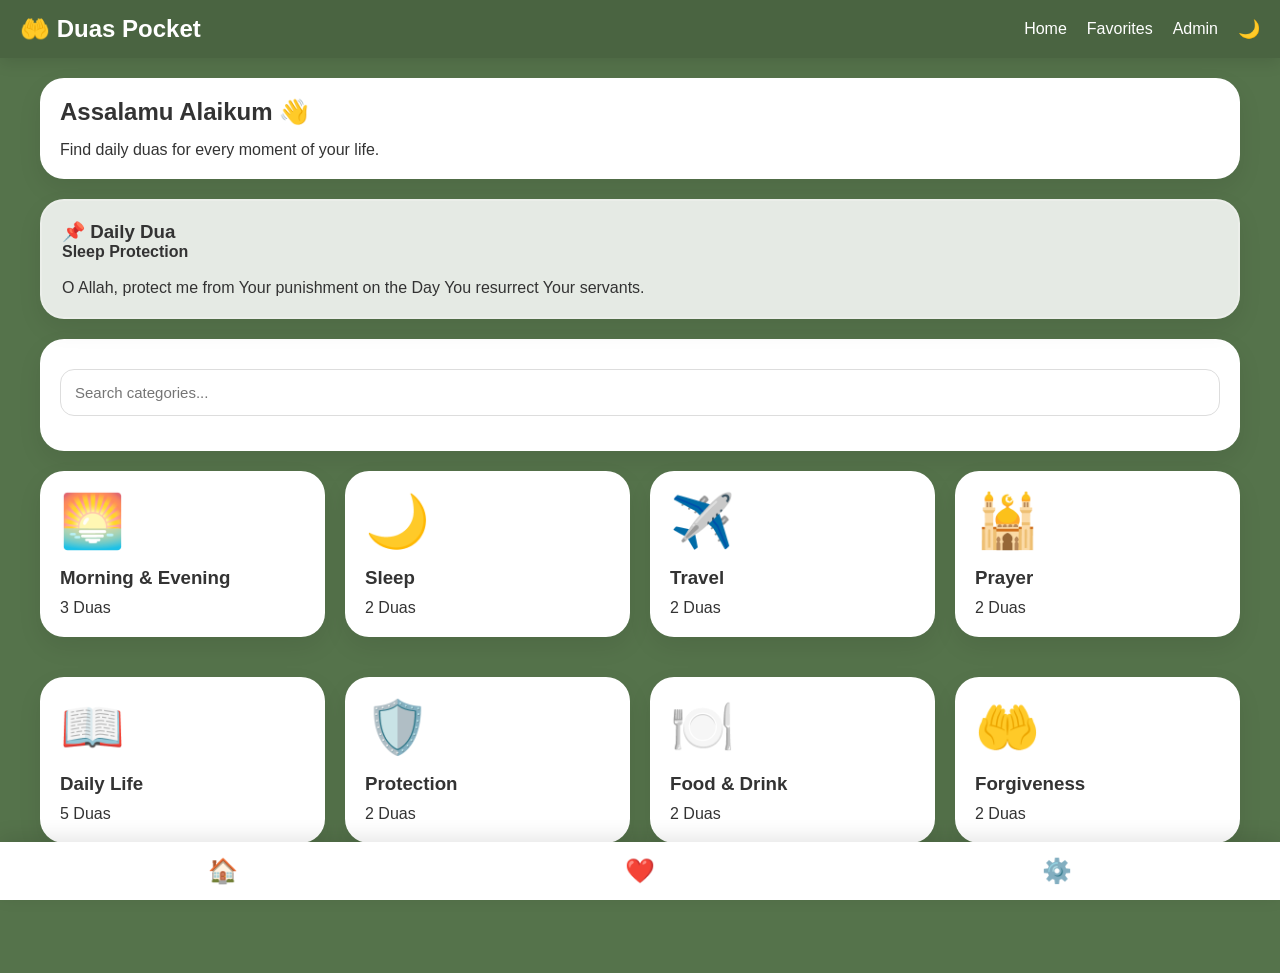
<file: index.html>
<!DOCTYPE html>
<html lang="en">

<head>
<meta charset="UTF-8">
<meta name="viewport" content="width=device-width, initial-scale=1.0">

<title>Duas Pocket</title>

<link rel="stylesheet" href="css/style.css">

<link rel="manifest" href="manifest.json">

</head>

<body>

<!-- =========================
   NAVBAR
========================= -->

<div class="navbar">

<div class="logo">
🤲 Duas Pocket
</div>

<div class="desktop-nav">

<a href="index.html">Home</a>

<a href="favorites.html">Favorites</a>

<a href="admin.html">Admin</a>

<button onclick="toggleDark()">
🌙
</button>

</div>

<div class="hamburger" onclick="toggleMenu()">
☰
</div>

</div>

<!-- =========================
   MOBILE MENU
========================= -->

<div class="mobile-menu" id="mobileMenu">

<a href="index.html">Home</a>

<a href="favorites.html">Favorites</a>

<a href="admin.html">Admin</a>

<button onclick="toggleDark()" class="btn">
Toggle Dark
</button>

</div>

<!-- =========================
   MAIN CONTAINER
========================= -->

<div class="container">

<!-- =========================
   WELCOME
========================= -->

<div class="card">

<h2>Assalamu Alaikum 👋</h2>

<p>Find daily duas for every moment of your life.</p>

<!-- Install Button -->
<button id="installBtn" class="btn" style="display:none;">
📲 Install App
</button>

</div>

<!-- =========================
   WIDGET DUA
========================= -->

<div class="widget-card">

<h3>📌 Daily Dua</h3>

<p id="widgetDua">
Loading...
</p>

</div>

<!-- =========================
   SEARCH
========================= -->

<div class="card">

<input
type="text"
id="searchInput"
class="input"
placeholder="Search categories...">

</div>

<!-- =========================
   CATEGORY GRID
========================= -->

<div class="grid" id="categoryGrid">

<!-- JS loads categories here -->

</div>

</div>

<!-- =========================
   BOTTOM NAV (MOBILE)
========================= -->

<div class="bottom-nav">

<a href="index.html">🏠</a>

<a href="favorites.html">❤️</a>

<a href="admin.html">⚙️</a>

</div>

<!-- =========================
   SCRIPTS
========================= -->

<script src="js/data.js"></script>
<script src="js/auth.js"></script>
<script src="js/app.js"></script>
<script src="js/pwa.js"></script>

</body>

</html>
</file>
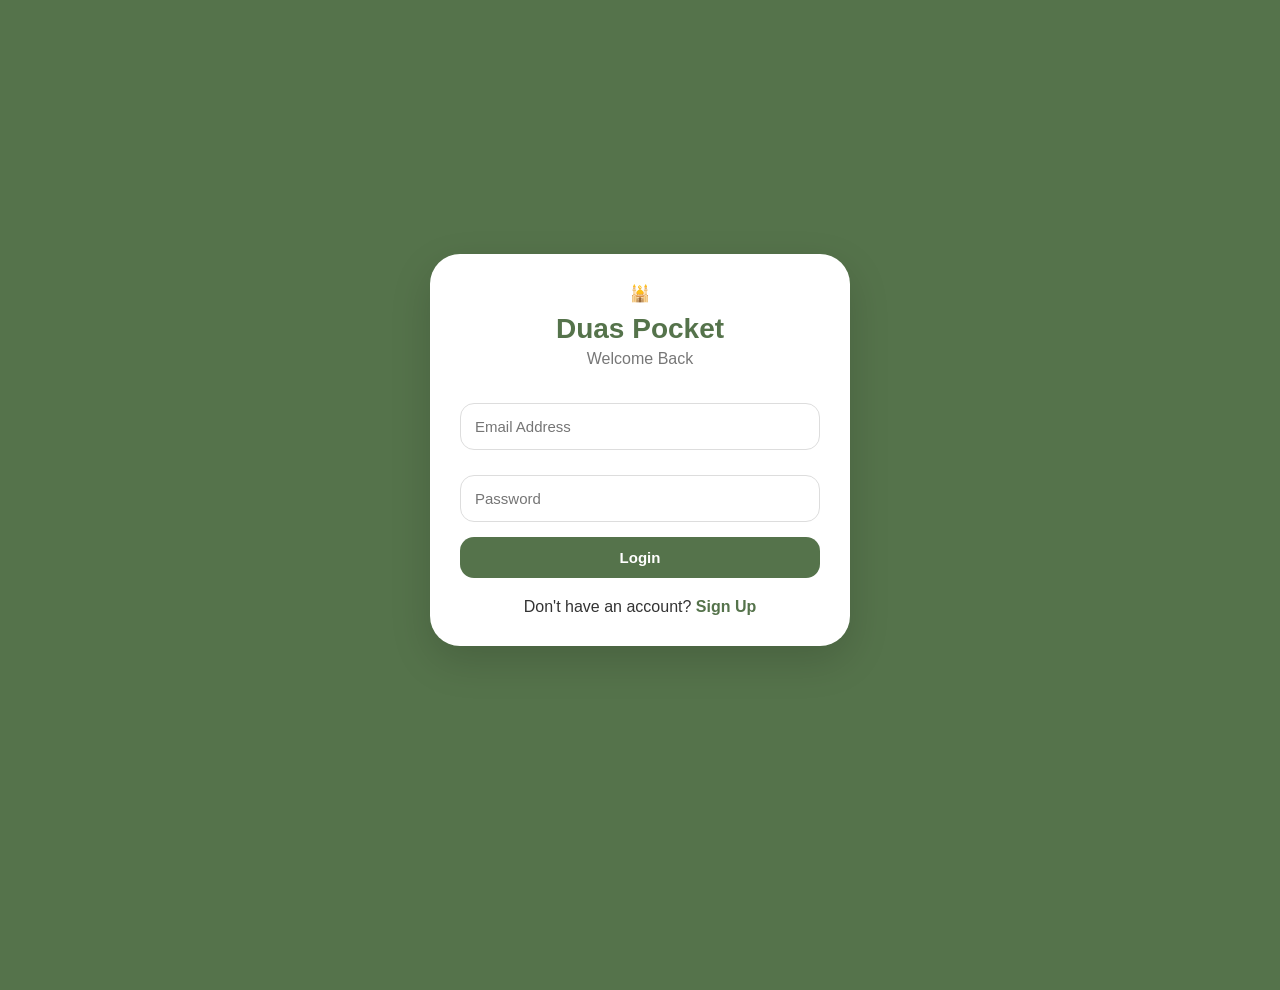
<file: admin.html>
<!DOCTYPE html>
<html lang="en">

<head>
<meta charset="UTF-8">
<meta name="viewport" content="width=device-width, initial-scale=1.0">

<title>Admin Dashboard - Duas Pocket</title>

<link rel="stylesheet" href="css/style.css">

</head>

<body>

<!-- =========================
   AUTH PROTECTION
========================= -->
<script src="js/protect.js"></script>
<script src="js/admin-protect.js"></script>

<!-- =========================
   NAVBAR
========================= -->

<div class="navbar">

<div class="logo">
⚙️ Admin Dashboard
</div>

<button class="btn" onclick="logout()">
Logout
</button>

</div>

<!-- =========================
   MAIN CONTAINER
========================= -->

<div class="container">

<!-- =========================
   DASHBOARD STATS
========================= -->

<div class="grid">

<div class="card stat-card">

<h3>Total Duas</h3>

<h1 id="totalDuas">0</h1>

</div>

<div class="card stat-card">

<h3>Total Categories</h3>

<h1 id="totalCategories">0</h1>

</div>

</div>

<!-- =========================
   ADD DUA FORM
========================= -->

<div class="card">

<h2>Add New Dua</h2>

<form id="duaForm">

<input
type="text"
id="title"
class="input"
placeholder="Dua Title"
required>

<select
id="category"
class="input"
required>

<option value="">
Select Category
</option>

</select>

<textarea
id="arabic"
class="input"
placeholder="Arabic Text"
required></textarea>

<textarea
id="translation"
class="input"
placeholder="Translation"
required></textarea>

<input
type="text"
id="reference"
class="input"
placeholder="Reference (e.g. Bukhari)">

<button class="btn full-btn">
➕ Add Dua
</button>

</form>

</div>

<!-- =========================
   ADD CATEGORY FORM
========================= -->

<div class="card">

<h2>Add Category</h2>

<form id="categoryForm">

<input
type="text"
id="newCategory"
class="input"
placeholder="Category Name"
required>

<button class="btn full-btn">
➕ Add Category
</button>

</form>

</div>

<!-- =========================
   CATEGORY LIST
========================= -->

<div class="card">

<h2>Manage Categories</h2>

<div id="categoryList"></div>

</div>

<!-- =========================
   DUA LIST
========================= -->

<div class="card">

<h2>Manage Duas</h2>

<div id="adminDuas"></div>

</div>

</div>

<!-- =========================
   SCRIPTS
========================= -->

<script src="js/data.js"></script>
<script src="js/auth.js"></script>
<script src="js/admin.js"></script>

</body>

</html>
</file>
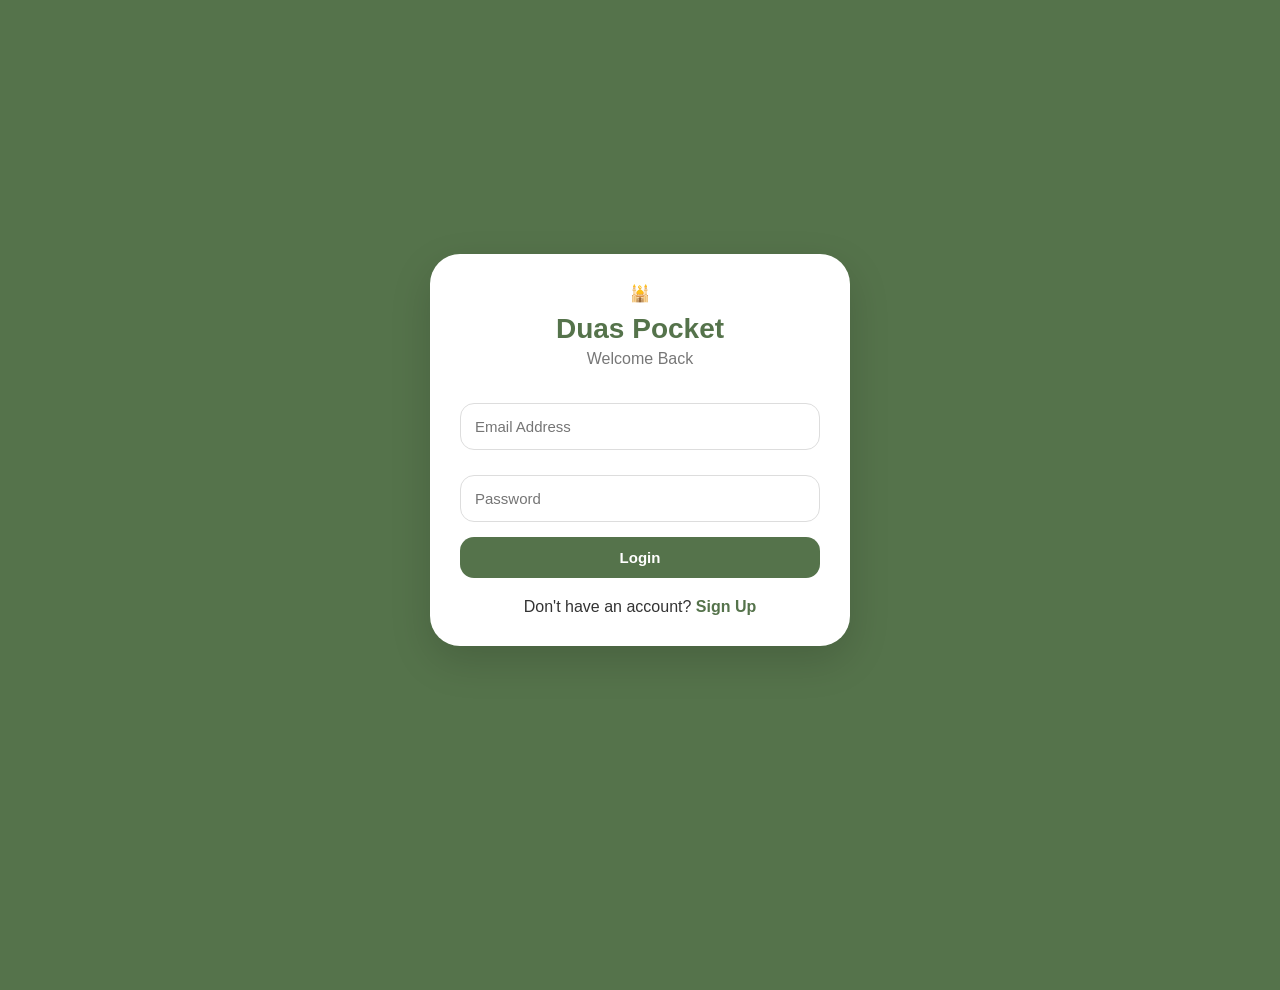
<file: detail.html>
<!DOCTYPE html>
<html>

<head>

<meta charset="UTF-8">

<meta
name="viewport"
content="width=device-width, initial-scale=1">

<title>Dua Detail</title>

<link rel="stylesheet"
href="css/style.css">

</head>

<body>

<script src="js/protect.js"></script>

<div class="container">

<div id="duaDetail">

</div>

</div>

<script src="js/detail.js"></script>

</body>

</html>
</file>
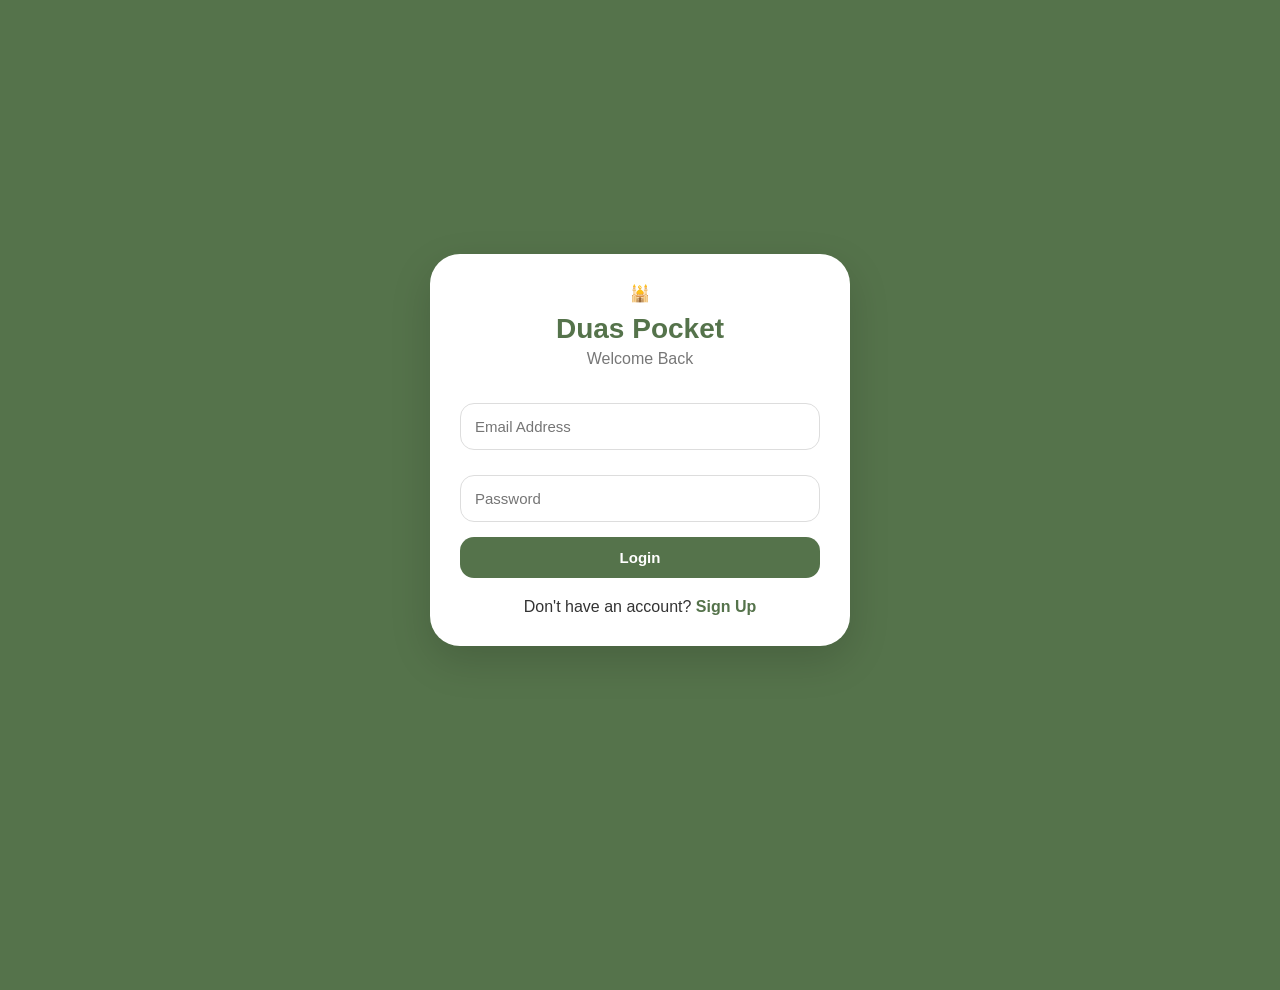
<file: duas.html>
<!DOCTYPE html>
<html lang="en">

<head>

<meta charset="UTF-8">
<meta name="viewport" content="width=device-width, initial-scale=1.0">

<title>Dua List</title>

<link rel="stylesheet" href="css/style.css">

</head>

<body>

<script src="js/protect.js"></script>

<header class="navbar">

<div class="logo">
🕌 Duas Pocket
</div>

<nav class="desktop-nav">

<a href="index.html">Home</a>
<a href="favorites.html">Favorites</a>

</nav>

</header>

<div class="container">

<div class="card">

<h2 id="categoryTitle">
Loading...
</h2>

<input
type="text"
id="duaSearch"
class="input"
placeholder="Search duas...">

</div>

<div id="duaList">

</div>

</div>

<script src="js/duas.js"></script>

</body>
</html>
</file>
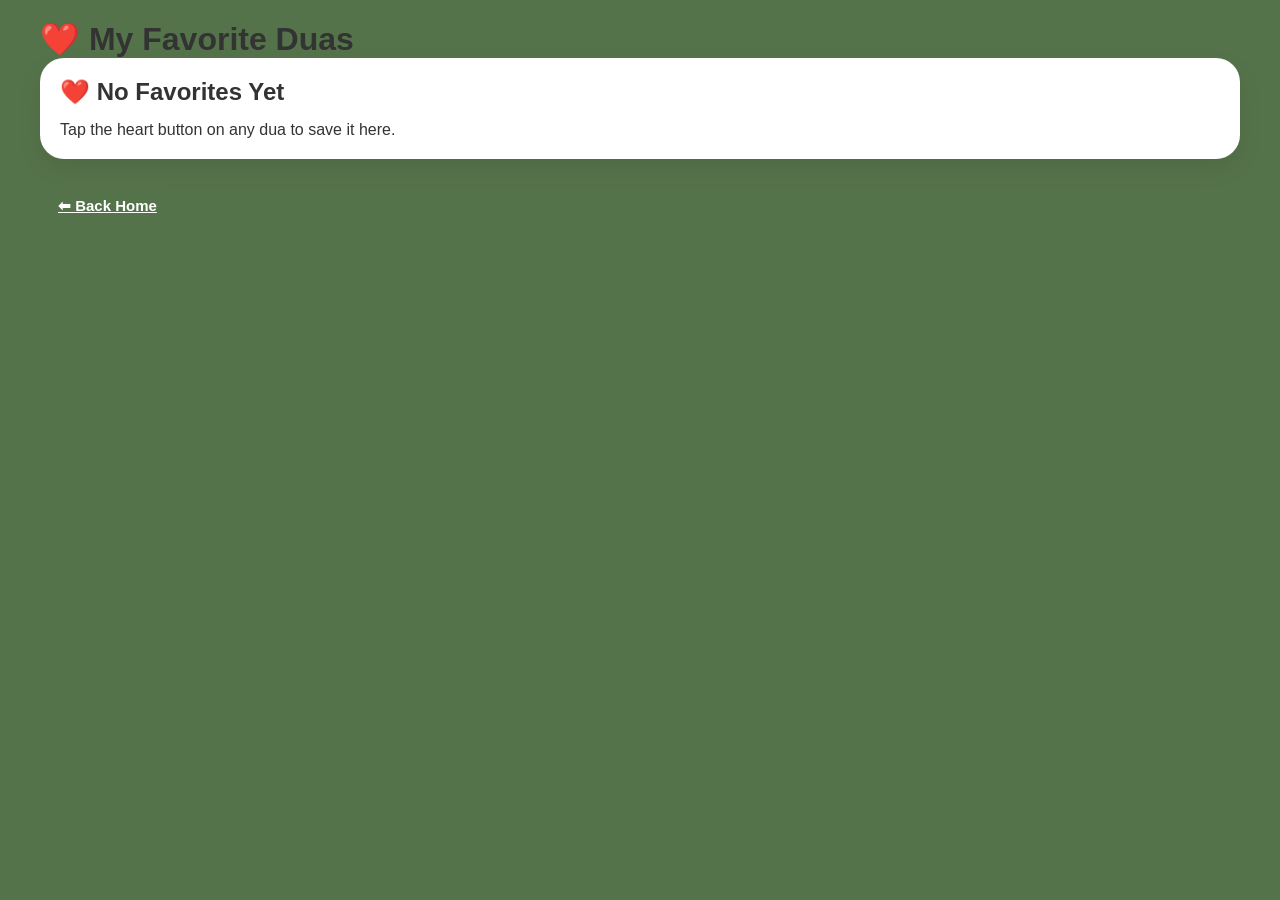
<file: favorites.html>
<!DOCTYPE html>
<html>
<head>
<meta charset="UTF-8">
<meta name="viewport" content="width=device-width, initial-scale=1">

<title>Favorites</title>

<link rel="stylesheet" href="css/style.css">
</head>

<body>

<div class="container">

<h1>❤️ My Favorite Duas</h1>

<div id="favoritesList"></div>

<br>

<a href="index.html" class="btn">⬅ Back Home</a>

</div>

<!-- IMPORTANT: correct order -->
<script src="js/data.js"></script>
<script src="js/favorites.js"></script>

</body>
</html>
</file>
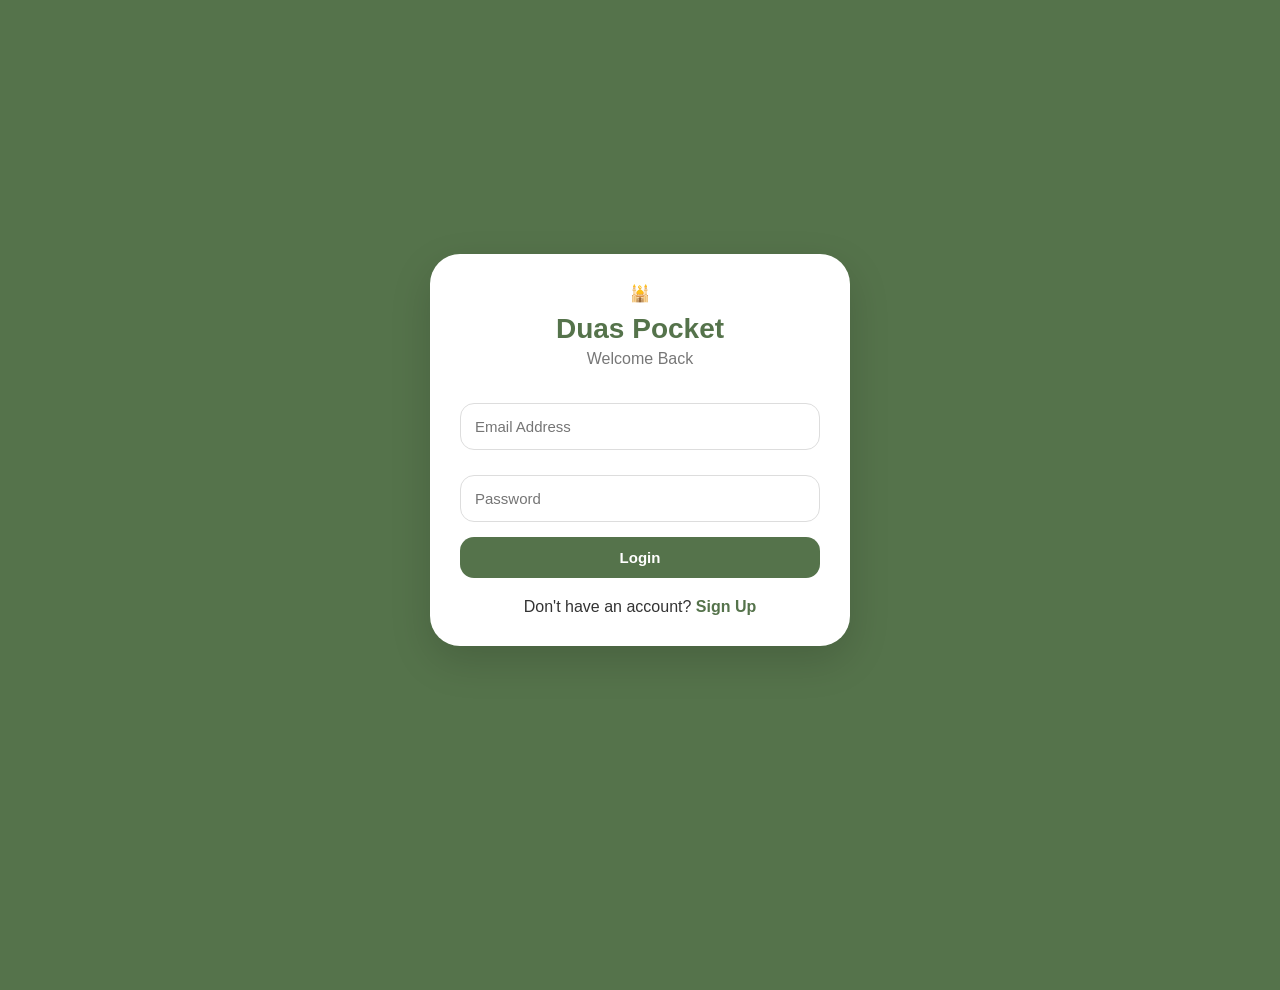
<file: login.html>
<!DOCTYPE html>
<html lang="en">

<head>

<meta charset="UTF-8">

<meta name="viewport"
content="width=device-width, initial-scale=1.0">

<title>Login - Duas Pocket</title>

<link rel="stylesheet"
href="css/style.css">

</head>

<body>

<div class="auth-container">

<div class="auth-card">

<div class="auth-logo">

🕌

<h1>Duas Pocket</h1>

<p>
Welcome Back
</p>

</div>

<form id="loginForm">

<input
type="email"
id="email"
class="input"
placeholder="Email Address"
required>

<input
type="password"
id="password"
class="input"
placeholder="Password"
required>

<button
type="submit"
class="btn full-btn">

Login

</button>

</form>

<div class="auth-footer">

Don't have an account?

<a href="signup.html">

Sign Up

</a>

</div>

</div>

</div>

<script src="js/auth.js"></script>

</body>

</html>
</file>
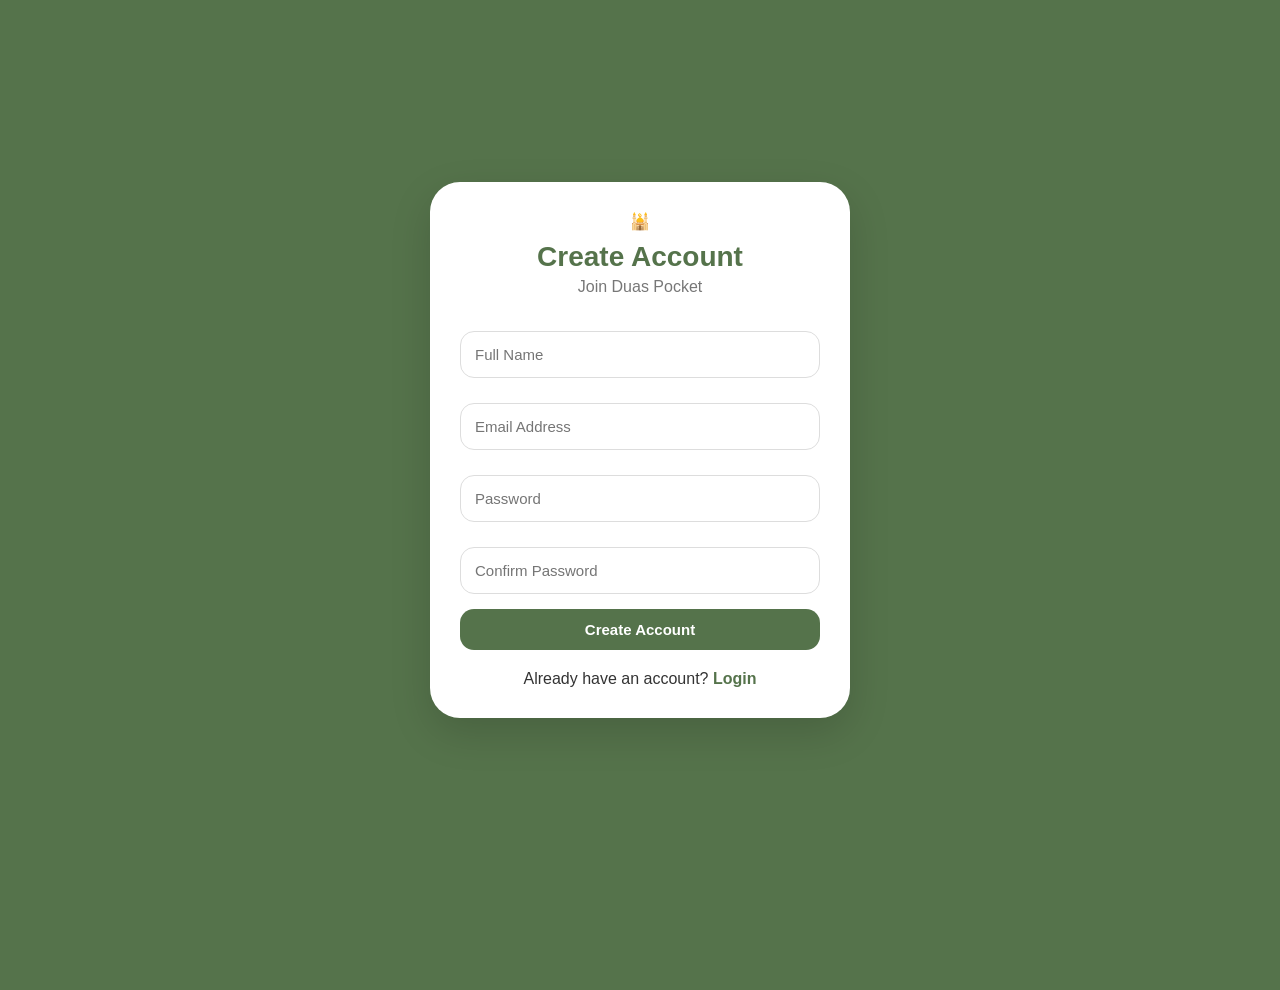
<file: signup.html>
<!DOCTYPE html>
<html lang="en">

<head>

<meta charset="UTF-8">

<meta name="viewport"
content="width=device-width, initial-scale=1.0">

<title>Sign Up - Duas Pocket</title>

<link rel="stylesheet"
href="css/style.css">

</head>

<body>

<div class="auth-container">

<div class="auth-card">

<div class="auth-logo">

🕌

<h1>Create Account</h1>

<p>
Join Duas Pocket
</p>

</div>

<form id="signupForm">

<input
type="text"
id="name"
class="input"
placeholder="Full Name"
required>

<input
type="email"
id="email"
class="input"
placeholder="Email Address"
required>

<input
type="password"
id="password"
class="input"
placeholder="Password"
required>

<input
type="password"
id="confirmPassword"
class="input"
placeholder="Confirm Password"
required>

<button
type="submit"
class="btn full-btn">

Create Account

</button>

</form>

<div class="auth-footer">

Already have an account?

<a href="login.html">

Login

</a>

</div>

</div>

</div>

<script src="js/auth.js"></script>

</body>

</html>
</file>
<file: css/style.css>
/* =========================
   GLOBAL
========================= */

*{
margin:0;
padding:0;
box-sizing:border-box;
font-family:'Segoe UI',sans-serif;
}

html{
scroll-behavior:smooth;
}

body{
background:#55734B;
min-height:100vh;
padding-bottom:90px;
color:#333;
}

/* =========================
   CONTAINER
========================= */

.container{
width:95%;
max-width:1200px;
margin:auto;
padding:20px 0;
}

/* =========================
   NAVBAR
========================= */

.navbar{
background:#4A6441;
color:white;
display:flex;
justify-content:space-between;
align-items:center;
padding:15px 20px;
position:sticky;
top:0;
z-index:999;
box-shadow:0 5px 15px rgba(0,0,0,.1);
}

.logo{
font-size:24px;
font-weight:700;
}

.desktop-nav{
display:flex;
align-items:center;
gap:20px;
}

.desktop-nav a{
text-decoration:none;
color:white;
font-weight:500;
transition:.3s;
}

.desktop-nav a:hover{
opacity:.8;
}

.desktop-nav button{
background:none;
border:none;
cursor:pointer;
font-size:18px;
color:white;
}

/* =========================
   MOBILE MENU
========================= */

.hamburger{
display:none;
font-size:28px;
cursor:pointer;
}

.mobile-menu{
display:none;
background:white;
padding:15px;
border-radius:0 0 20px 20px;
box-shadow:0 10px 20px rgba(0,0,0,.1);
}

.mobile-menu a{
display:block;
padding:12px;
text-decoration:none;
color:#333;
border-bottom:1px solid #eee;
}

/* =========================
   CARDS
========================= */

.card{
background:white;
padding:20px;
border-radius:24px;
box-shadow:0 10px 25px rgba(0,0,0,.08);
margin-bottom:20px;
}

.card h2{
margin-bottom:15px;
}

.card h3{
margin-bottom:10px;
}

/* =========================
   WIDGET CARD
========================= */

.widget-card{
background:rgba(255,255,255,.85);
backdrop-filter:blur(12px);
border-radius:24px;
padding:20px;
border:2px solid rgba(255,255,255,.2);
margin-bottom:20px;
box-shadow:0 10px 25px rgba(0,0,0,.08);
}

/* =========================
   GRID
========================= */

.grid{
display:grid;
grid-template-columns:
repeat(auto-fit,minmax(250px,1fr));
gap:20px;
}

/* =========================
   CATEGORY CARDS
========================= */

.category-card{
cursor:pointer;
transition:.3s;
}

.category-card:hover{
transform:translateY(-5px);
}

.category-icon{
font-size:52px;
margin-bottom:15px;
}

/* =========================
   BUTTONS
========================= */

.btn{
background:#55734B;
color:white;
border:none;
padding:12px 18px;
border-radius:14px;
cursor:pointer;
transition:.3s;
font-size:15px;
font-weight:600;
}

.btn:hover{
opacity:.9;
transform:translateY(-2px);
}

.full-btn{
width:100%;
}

/* =========================
   INPUTS
========================= */

.input{
width:100%;
padding:14px;
border-radius:14px;
border:1px solid #ddd;
margin-top:10px;
margin-bottom:15px;
font-size:15px;
outline:none;
}

.input:focus{
border-color:#55734B;
}

textarea.input{
min-height:120px;
resize:vertical;
}

/* =========================
   AUTH
========================= */

.auth-container{
display:flex;
justify-content:center;
align-items:center;
min-height:100vh;
padding:20px;
}

.auth-card{
background:white;
width:100%;
max-width:420px;
padding:30px;
border-radius:30px;
box-shadow:0 15px 40px rgba(0,0,0,.15);
}

.auth-logo{
text-align:center;
margin-bottom:25px;
}

.auth-logo h1{
margin-top:10px;
font-size:28px;
color:#55734B;
}

.auth-logo p{
margin-top:5px;
color:#777;
}

.auth-footer{
margin-top:20px;
text-align:center;
}

.auth-footer a{
color:#55734B;
font-weight:bold;
text-decoration:none;
}

/* =========================
   DUA LIST
========================= */

.dua-item{
transition:.3s;
}

.dua-item:hover{
transform:translateY(-4px);
}

/* =========================
   ACTION BUTTONS
========================= */

.actions{
display:flex;
gap:10px;
flex-wrap:wrap;
margin-top:15px;
}

/* =========================
   FAVORITE ICON
========================= */

.favorite{
cursor:pointer;
font-size:24px;
}

/* =========================
   ARABIC TEXT
========================= */

#arabicText{
font-size:34px;
line-height:2;
text-align:right;
direction:rtl;
font-family:'Traditional Arabic', serif;
}

/* =========================
   FAVORITES PAGE
========================= */

.favorite-card{
border-left:5px solid #55734B;
}

/* =========================
   DASHBOARD STATS
========================= */

.stat-card{
text-align:center;
}

.stat-card h1{
font-size:42px;
color:#55734B;
}

/* =========================
   ADMIN TABLE AREA
========================= */

.admin-actions{
display:flex;
gap:10px;
margin-top:10px;
}

/* =========================
   INSTALL BUTTON
========================= */

#installBtn{
margin-top:15px;
}

/* =========================
   BOTTOM NAVIGATION
========================= */

.bottom-nav{
position:fixed;
bottom:0;
left:0;
right:0;
background:white;
display:flex;
justify-content:space-around;
align-items:center;
padding:15px;
box-shadow:0 -5px 20px rgba(0,0,0,.1);
z-index:999;
}

.bottom-nav a{
text-decoration:none;
font-size:24px;
}

/* =========================
   DARK MODE
========================= */

.dark{
background:#1E1E1E;
color:white;
}

.dark .card{
background:#2D2D2D;
color:white;
}

.dark .widget-card{
background:#333;
color:white;
}

.dark .input{
background:#444;
color:white;
border-color:#555;
}

.dark .navbar{
background:#1A1A1A;
}

.dark .mobile-menu{
background:#2D2D2D;
}

.dark .mobile-menu a{
color:white;
}

.dark .bottom-nav{
background:#2D2D2D;
}

.dark .auth-card{
background:#2D2D2D;
color:white;
}

/* =========================
   SCROLLBAR
========================= */

::-webkit-scrollbar{
width:8px;
}

::-webkit-scrollbar-track{
background:#eee;
}

::-webkit-scrollbar-thumb{
background:#55734B;
border-radius:10px;
}

/* =========================
   RESPONSIVE
========================= */

@media(max-width:768px){

.desktop-nav{
display:none;
}

.hamburger{
display:block;
}

.grid{
grid-template-columns:1fr;
}

.actions{
flex-direction:column;
}

.btn{
width:100%;
}

#arabicText{
font-size:28px;
}

.logo{
font-size:20px;
}

}

@media(max-width:480px){

.container{
width:92%;
}

.card,
.widget-card{
padding:16px;
border-radius:20px;
}

.auth-card{
padding:25px;
}

}
</file>
